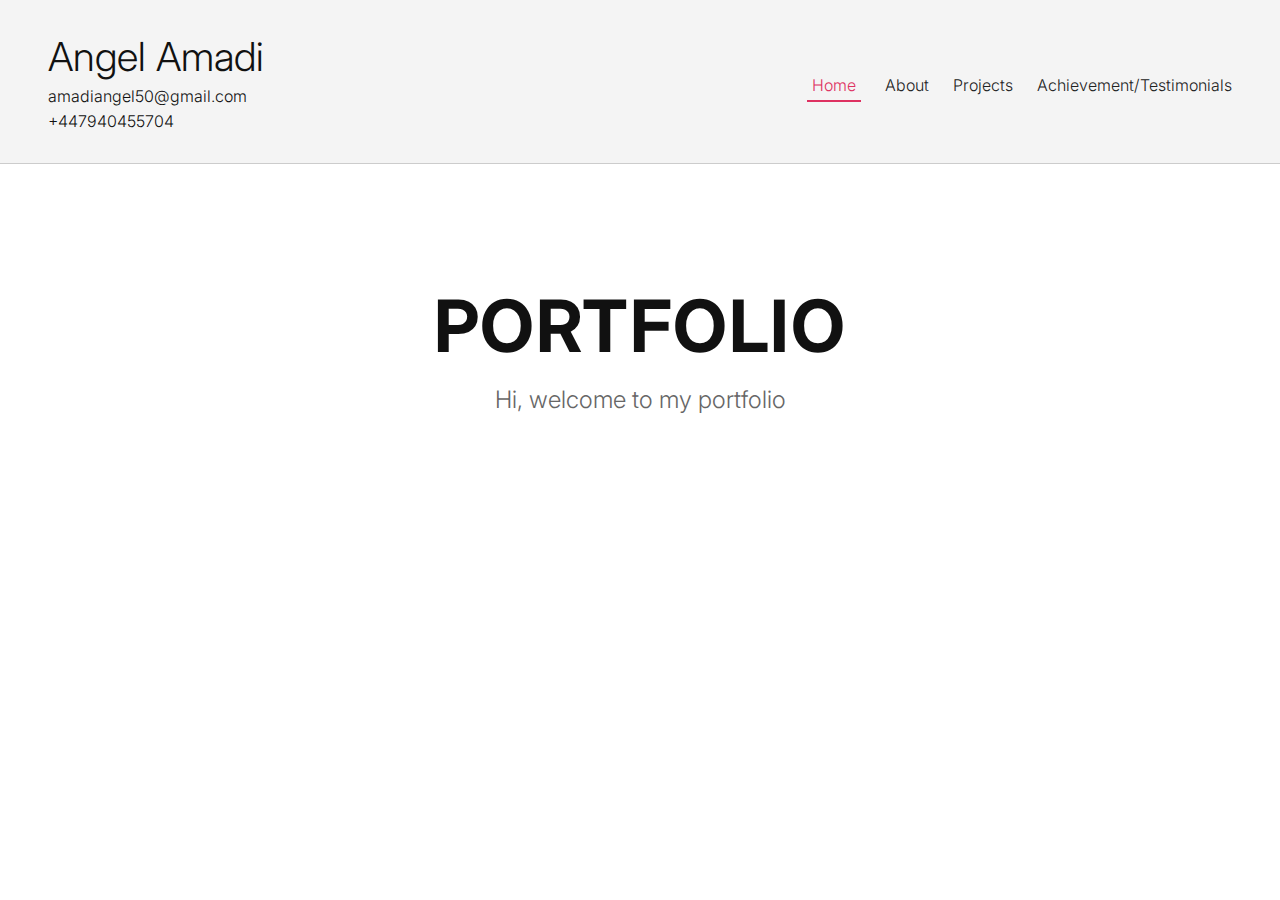
<file: index.html>
<!-- landing page.html -->
<!DOCTYPE html>
<html lang="en">
<head>
  <meta charset="UTF-8" />
  <meta name="viewport" content="width=device-width, initial-scale=1" />
  <title>Angel Amadi - Portfolio</title>
  <link rel="stylesheet" href="styles.css" />
  <link href="https://fonts.googleapis.com/css2?family=Inter:wght@300;500;700&display=swap" rel="stylesheet" />
</head>
<body >
  <div >
    <header>
      <div class="contact-info">
        <h1>Angel Amadi</h1>
        <p>amadiangel50@gmail.com</p>
        <p>+447940455704</p>
      </div>
      <nav>
        <ul class="nav-links">
          <li><a class="active" href="index.html">Home</a></li>
          <li><a href="about.html">About</a></li>
          <li><a href="projects.html">Projects</a></li>
          <li><a href="achTest.html">Achievement/Testimonials</a></li>
        </ul>
      </nav>
    </header>
    <main class="hero">
     
      <div class="hero-text">
        <h2>PORTFOLIO</h2>
        <p class="welcome">Hi, welcome to my portfolio</p>
      </div>
  
    </main>
  </div>
</body>
</html>
</file>
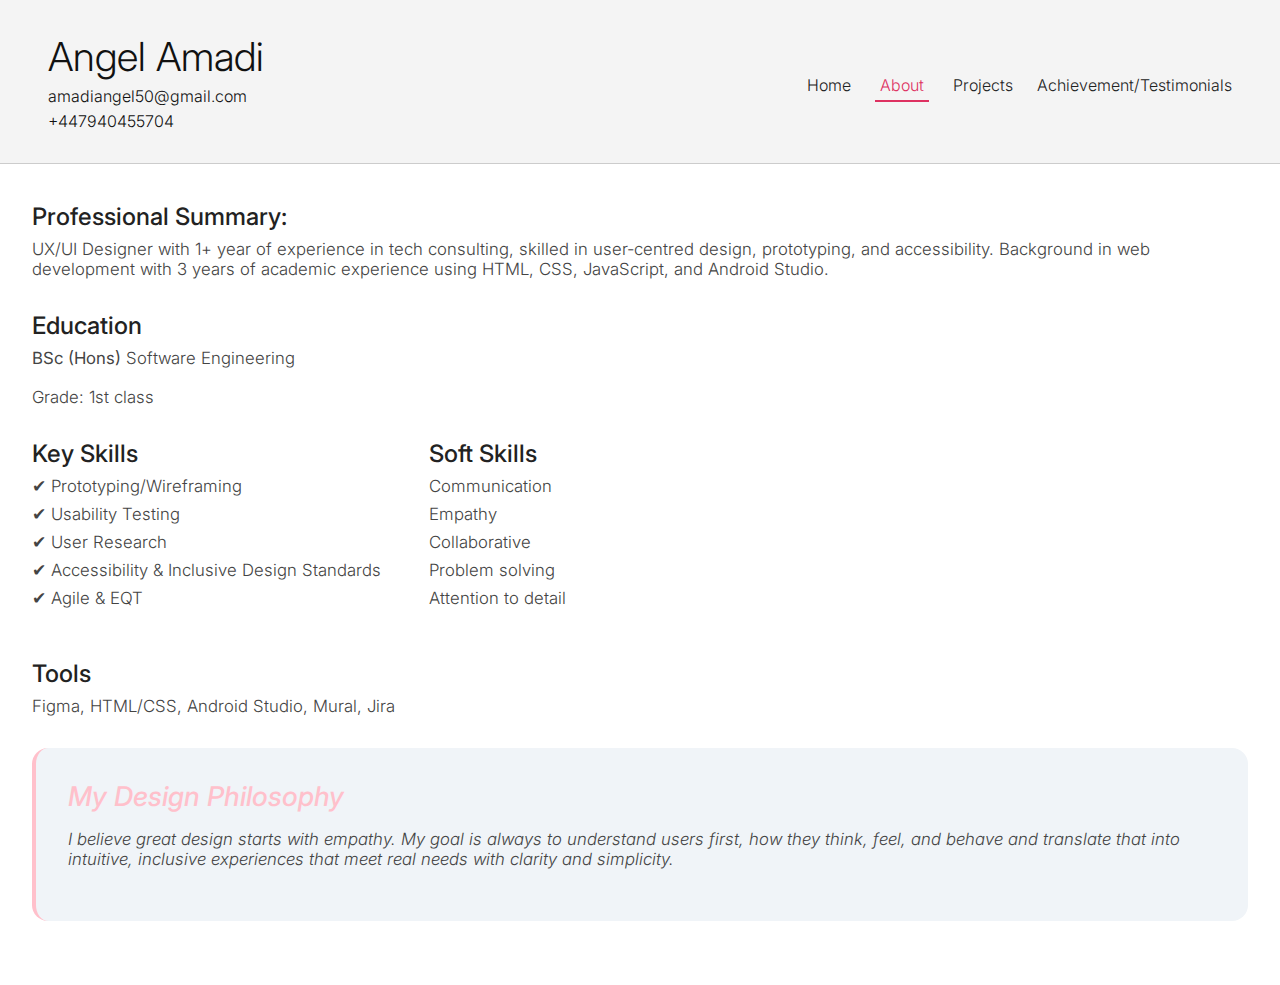
<file: about.html>
<!-- about.html -->
<!DOCTYPE html>
<html lang="en">
<head>
  <meta charset="UTF-8" />
  <meta name="viewport" content="width=device-width, initial-scale=1" />
  <title>About - Angel Amadi</title>
  <link rel="stylesheet" href="styles.css" />
  <link href="https://fonts.googleapis.com/css2?family=Inter:wght@300;500;700&display=swap" rel="stylesheet" />
</head>
<body >
  <div >
    <header>
      <div class="contact-info">
        <h1>Angel Amadi</h1>
        <p>amadiangel50@gmail.com</p>
        <p>+447940455704</p>
      </div>
      <nav>
        <ul class="nav-links">
          <li><a href="index.html">Home</a></li>
          <li><a class="active" href="about.html">About</a></li>
          <li><a href="projects.html">Projects</a></li>
          <li><a href="achTest.html">Achievement/Testimonials</a></li>
        </ul>
      </nav>
    </header>

    

    <main class="content">
      <section class="summary">
        <h2>Professional Summary:</h2>
        <p>
          UX/UI Designer with 1+ year of experience in tech consulting, skilled in user-centred design, prototyping, and accessibility. Background in web development with 3 years of academic experience using HTML, CSS, JavaScript, and Android Studio.
        </p>
      </section>

      <section class="education">
        <h2>Education</h2>
        <p><strong>BSc (Hons)</strong> Software Engineering</p>
        <p>Grade: 1st class</p>
      </section>

      <div class="skills-tools">
        <div class="skills">
          <h3>Key Skills</h3>
          <ul>
            <li>✔ Prototyping/Wireframing</li>
            <li>✔ Usability Testing</li>
            <li>✔ User Research</li>
            <li>✔ Accessibility & Inclusive Design Standards</li>
            <li>✔ Agile & EQT</li>
          </ul>
        </div>

        <div class="soft-skills">
          <h3>Soft Skills</h3>
          <ul>
            <li>Communication</li>
            <li>Empathy</li>
            <li>Collaborative</li>
            <li>Problem solving</li>
            <li>Attention to detail</li>
          </ul>
        </div>
      </div>

      <section class="tools">
        <h3>Tools</h3>
        <p>Figma, HTML/CSS, Android Studio, Mural, Jira</p>
      </section>

      <section class="philosophy">
        <h3>My Design Philosophy</h3>
        <p>
          I believe great design starts with empathy. My goal is always to understand users first, how they think, feel, and behave and translate that into intuitive, inclusive experiences that meet real needs with clarity and simplicity.
        </p>
      </section>
    </main>
  </div>
</body>
</html>
</file>
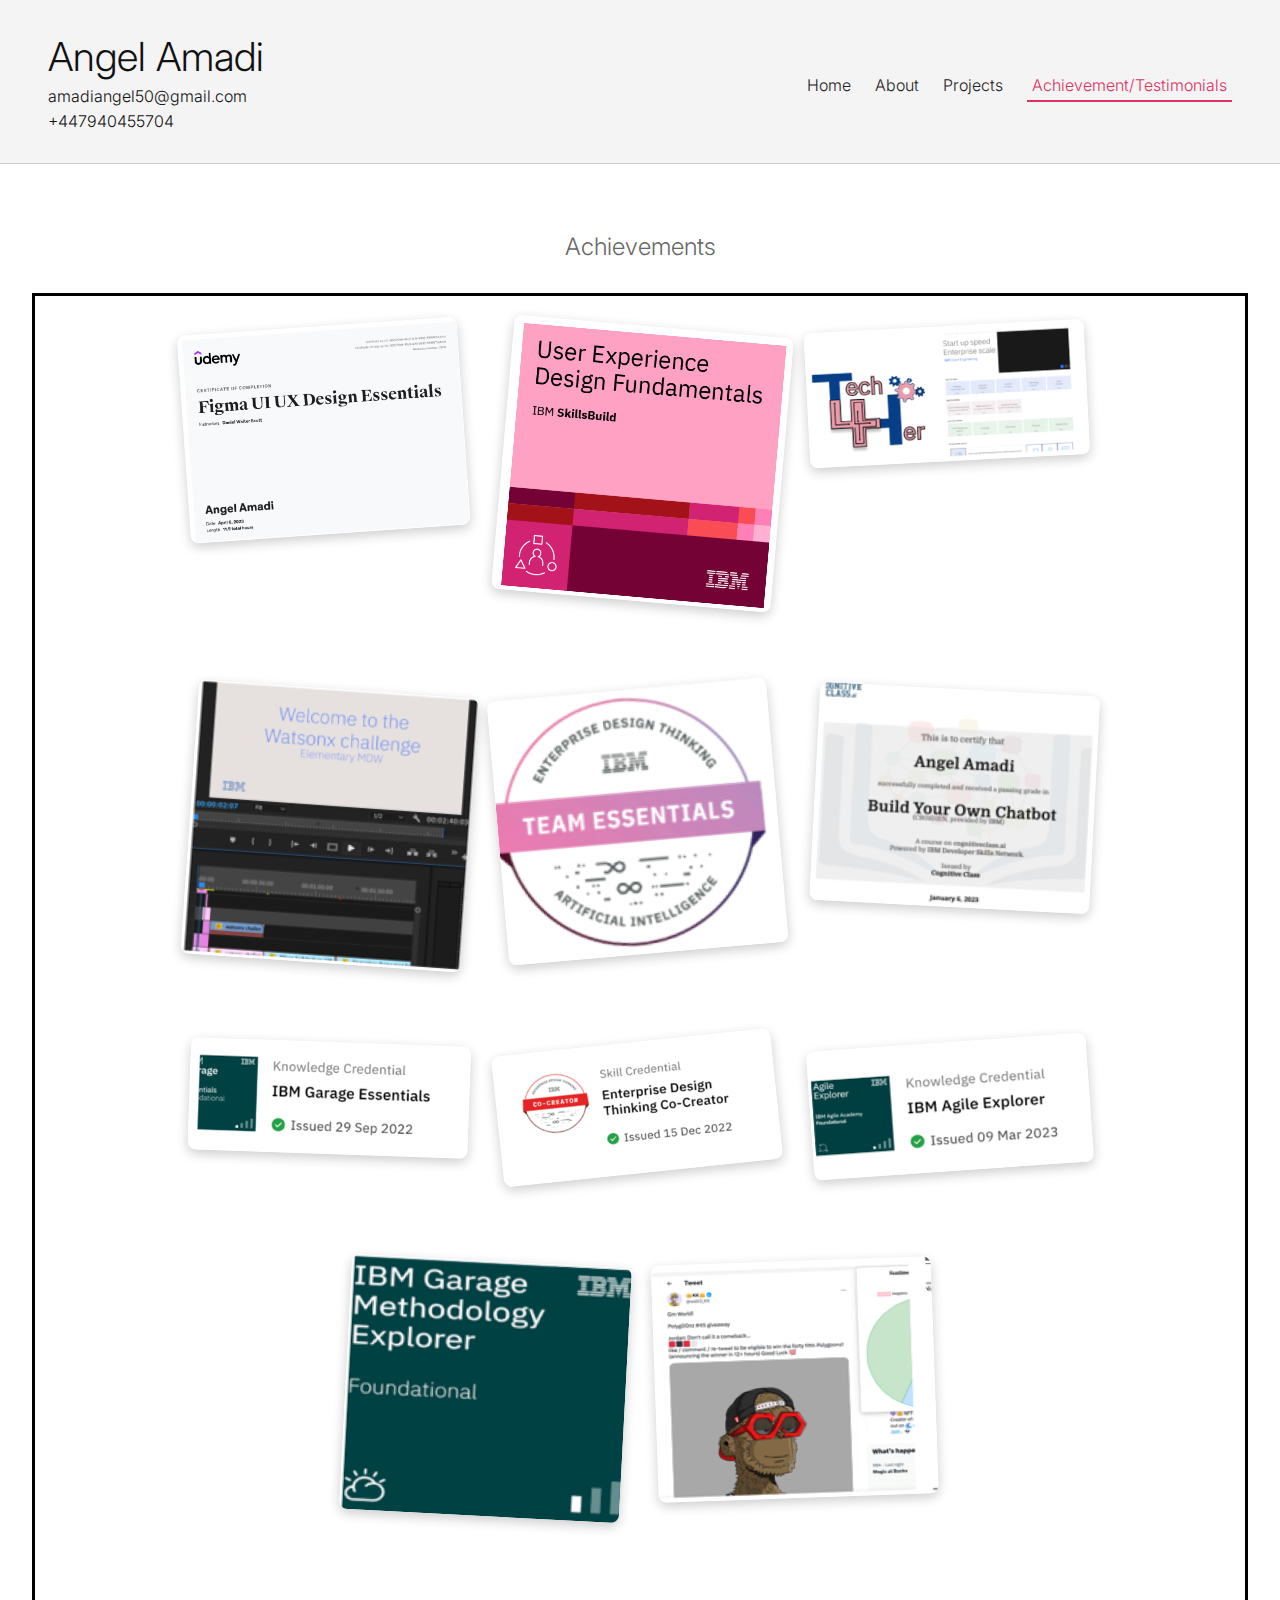
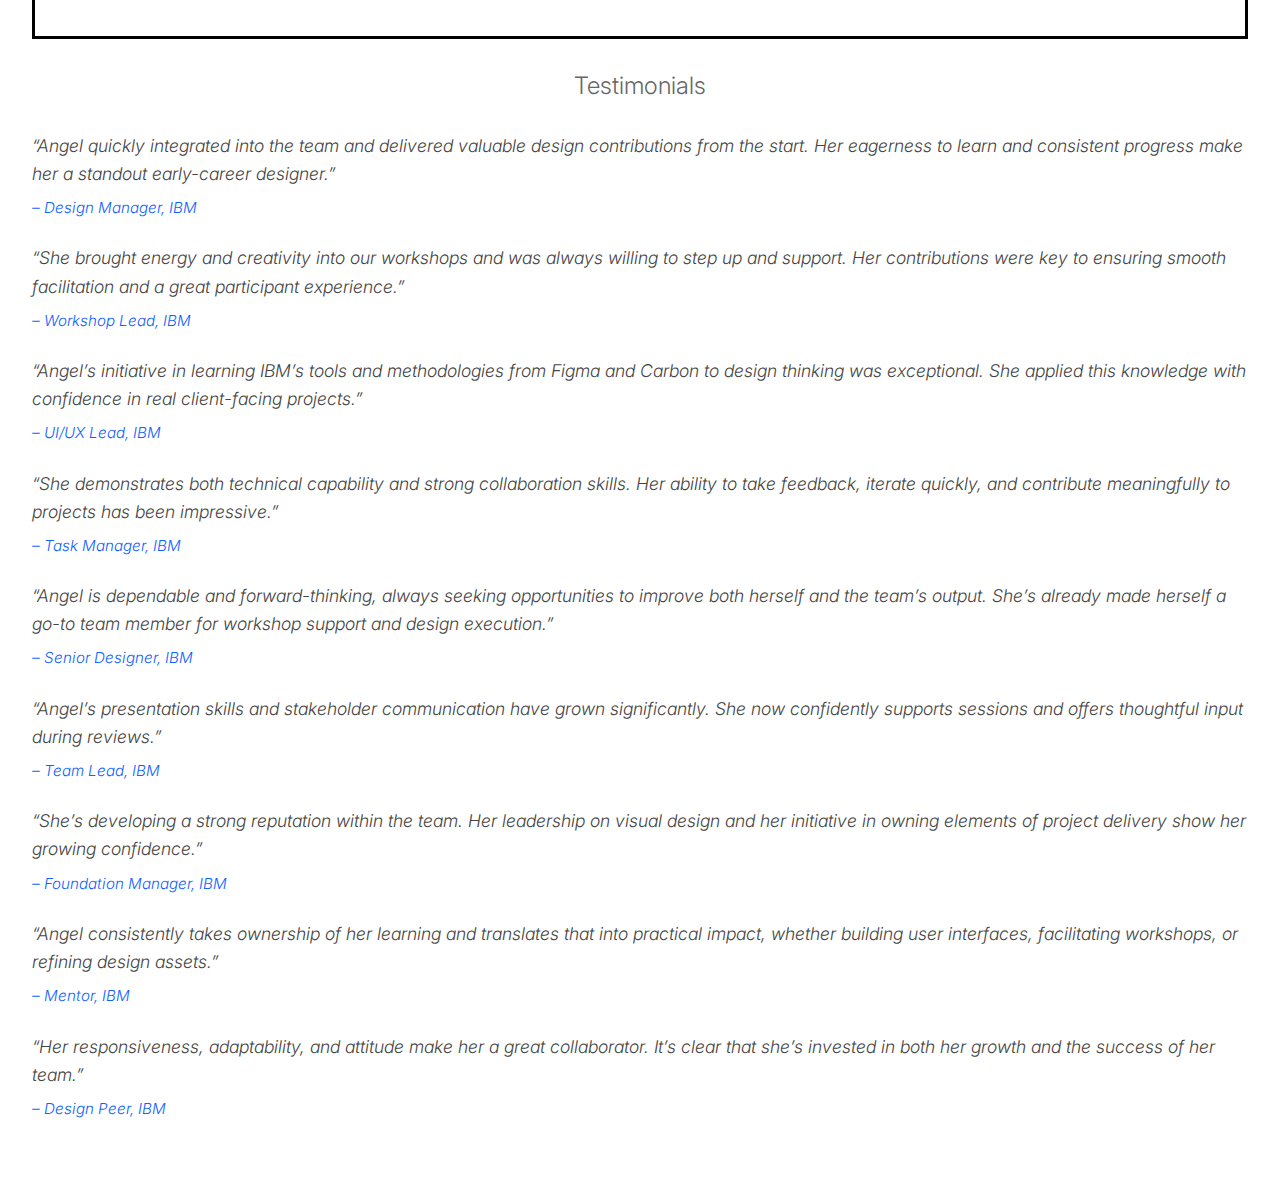
<file: achTest.html>
<!-- achievements-testimonials.html -->
<!DOCTYPE html>
<html lang="en">
<head>
  <meta charset="UTF-8">
  <meta name="viewport" content="width=device-width, initial-scale=1.0">
  <title>Achievements & Testimonials - Angel Amadi</title>
  <link rel="stylesheet" href="styles.css">
  <link href="https://fonts.googleapis.com/css2?family=Inter:wght@300;500;700&display=swap" rel="stylesheet">
</head>
<body >
  <div>
    <header>
      <div class="contact-info">
        <h1>Angel Amadi</h1>
        <p>amadiangel50@gmail.com</p>
        <p>+447940455704</p>
      </div>
      <nav>
        <ul class="nav-links">
          <li><a href="index.html">Home</a></li>
          <li><a href="about.html">About</a></li>
          <li><a href="projects.html">Projects</a></li>
          <li><a class="active" href="#">Achievement/Testimonials</a></li>
        </ul>
      </nav>
    </header>

    <main>
      <section class="achievements-section">
        <h2 >Achievements</h2>
        <div class="box">
        <div class="achievements-gallery">

          <figure class="achievement-item left" style="--angle: -4deg">
            <img src="images/achievement1.png.png" alt="Figma UI UX Design Essentials Certificate ">
            <figcaption>Figma UI UX Design Essentials Completion Certificate </figcaption>
          </figure>
          <figure class="achievement-item right" style="--angle: 5deg">
            <img src="images/achievement2.png" alt="UX Design Fundamentals badge - IBM SkillsBuild">
            <figcaption>UX Design Fundamentals badge - IBM SkillsBuild</figcaption>
          </figure>
          <figure class="achievement-item left" style="--angle: -3deg">
            <img src="images/achievement3.png" alt="IBM Projects">
            <figcaption>IBM Projects</figcaption>
          </figure>
          <figure class="achievement-item right" style="--angle: 4deg">
            <img src="images/achievement4.png" alt="IBM Projects">
            <figcaption>IBM Projects</figcaption>
          </figure>
          <figure class="achievement-item left" style="--angle: -5deg">
            <img src="images/achievement5.png" alt="Enterprise Design Thinking -Team Essentials">
            <figcaption>Enterprise Design Thinking -Team Essentials </figcaption>
          </figure>
          <figure class="achievement-item right" style="--angle: 3deg">
            <img src="images/achievement6.png" alt="Chatbot creation completion ">
            <figcaption>Chatbot creation completion </figcaption>
          </figure>
          <figure class="achievement-item right" style="--angle: 2deg">
            <img src="images/achievement10.png" alt="Garage Essentials badge">
            <figcaption>Garage Essentials badge </figcaption>
          </figure>
          <figure class="achievement-item left" style="--angle: -6deg">
            <img src="images/achievement9.png" alt="Enterprise Design Thinking Co-Creator badge ">
            <figcaption>Enterprise Design Thinking Co-Creator badge </figcaption>
          </figure>
          <figure class="achievement-item left" style="--angle: -4deg">
            <img src="images/achievement11.png" alt="Agile Explorer">
            <figcaption>Agile Explorer</figcaption>
          </figure>
          <figure class="achievement-item right" style="--angle: 3deg">
            <img src="images/achievement12.png" alt="IBM Methodology Explorer Foundational badge">
            <figcaption>IBM Methodology Explorer Foundational badge</figcaption>
          </figure>
          <figure class="achievement-item left" style="--angle: -2deg">
            <img src="images/achievement13.png" alt="IBM Projects-Twitter analysis ">
            <figcaption>IBM Projects-Twitter analysis </figcaption>
          </figure>
        </div>
      </div>
      </section>

      <section class="testimonials-section">
        <h2>Testimonials</h2>
        <p>“Angel quickly integrated into the team and delivered valuable design contributions from the start. Her eagerness to learn and consistent progress make her a standout early-career designer.”<br><em>– Design Manager, IBM</em></p>
        <p>“She brought energy and creativity into our workshops and was always willing to step up and support. Her contributions were key to ensuring smooth facilitation and a great participant experience.”<br><em>– Workshop Lead, IBM</em></p>
        <p>“Angel’s initiative in learning IBM’s tools and methodologies from Figma and Carbon to design thinking was exceptional. She applied this knowledge with confidence in real client-facing projects.”<br><em>– UI/UX Lead, IBM</em></p>
        <p>“She demonstrates both technical capability and strong collaboration skills. Her ability to take feedback, iterate quickly, and contribute meaningfully to projects has been impressive.”<br><em>– Task Manager, IBM</em></p>
        <p>“Angel is dependable and forward-thinking, always seeking opportunities to improve both herself and the team’s output. She’s already made herself a go-to team member for workshop support and design execution.”<br><em>– Senior Designer, IBM</em></p>
        <p>“Angel’s presentation skills and stakeholder communication have grown significantly. She now confidently supports sessions and offers thoughtful input during reviews.”<br><em>– Team Lead, IBM</em></p>
        <p>“She’s developing a strong reputation within the team. Her leadership on visual design and her initiative in owning elements of project delivery show her growing confidence.”<br><em>– Foundation Manager, IBM</em></p>
        <p>“Angel consistently takes ownership of her learning and translates that into practical impact, whether building user interfaces, facilitating workshops, or refining design assets.”<br><em>– Mentor, IBM</em></p>
        <p>“Her responsiveness, adaptability, and attitude make her a great collaborator. It’s clear that she’s invested in both her growth and the success of her team.”<br><em>– Design Peer, IBM</em></p>
      </section>
      
    </main>
  </div>
</body>
</html>
</file>
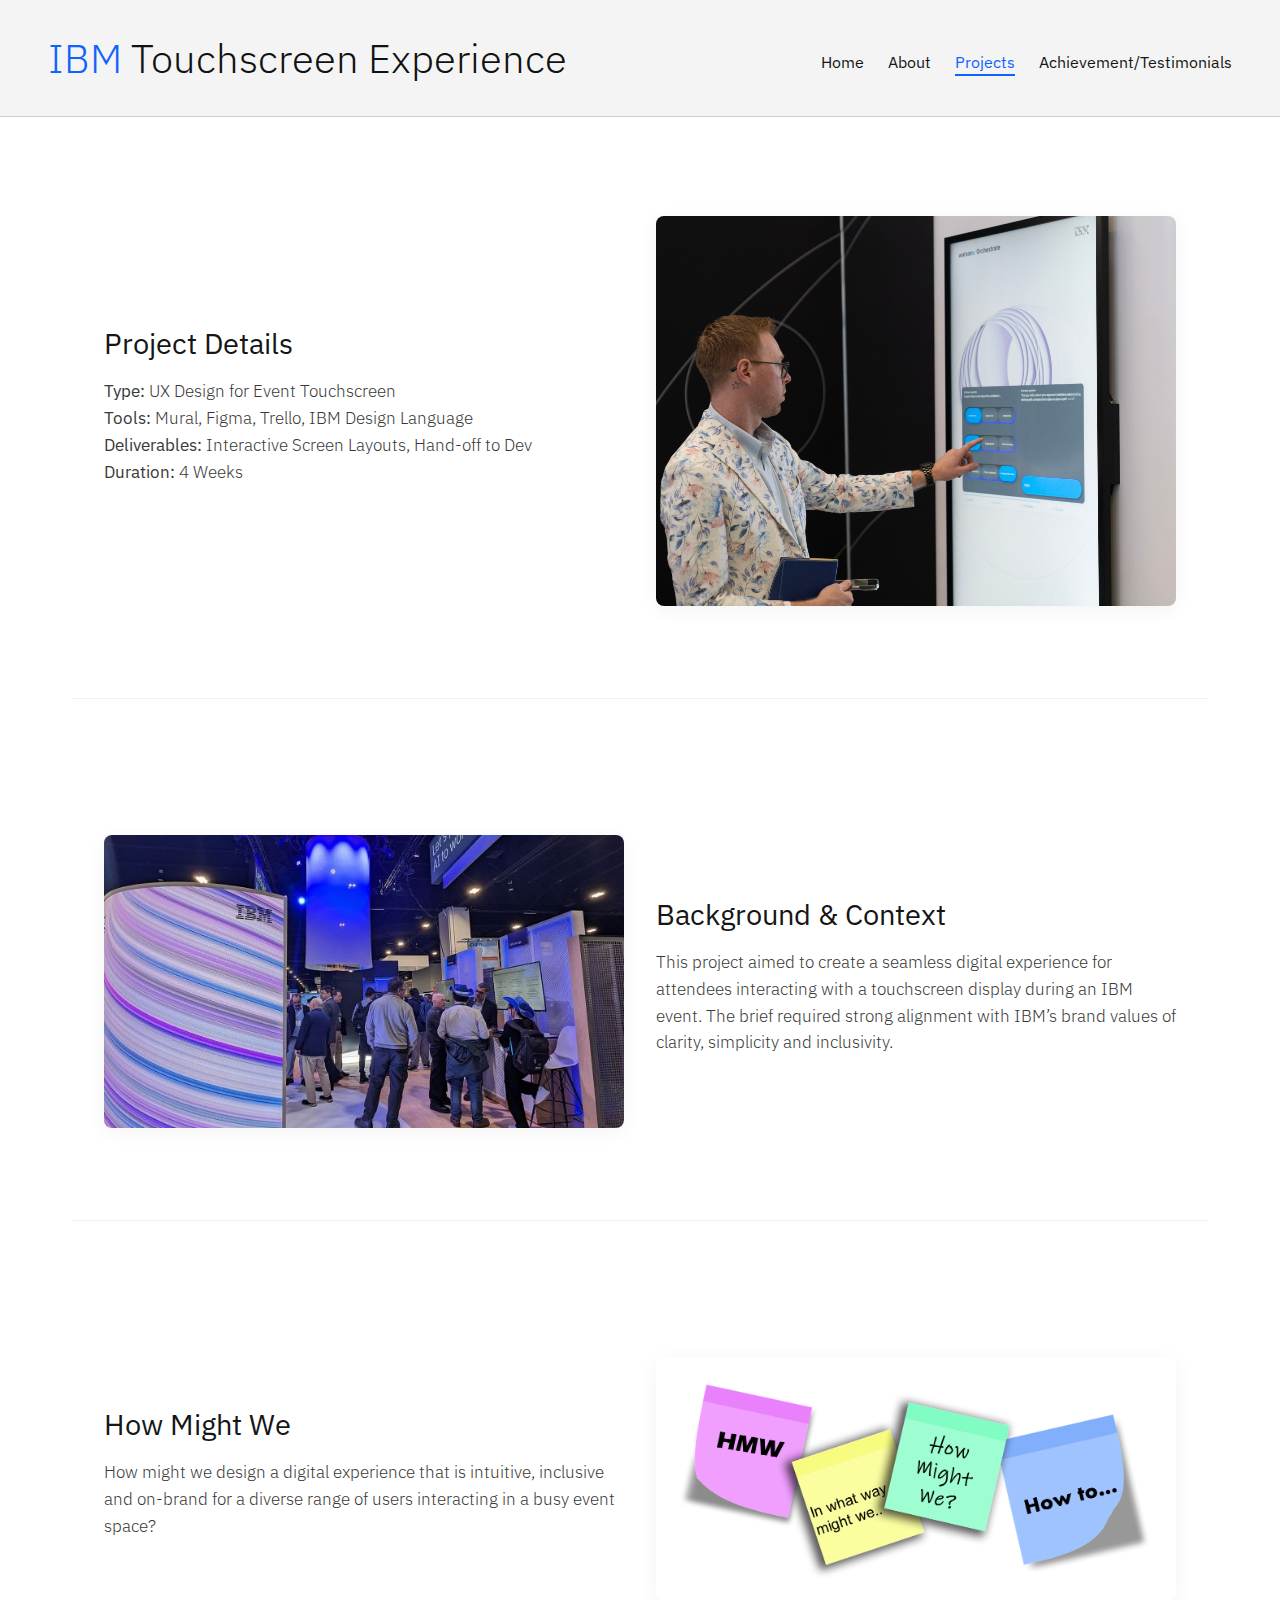
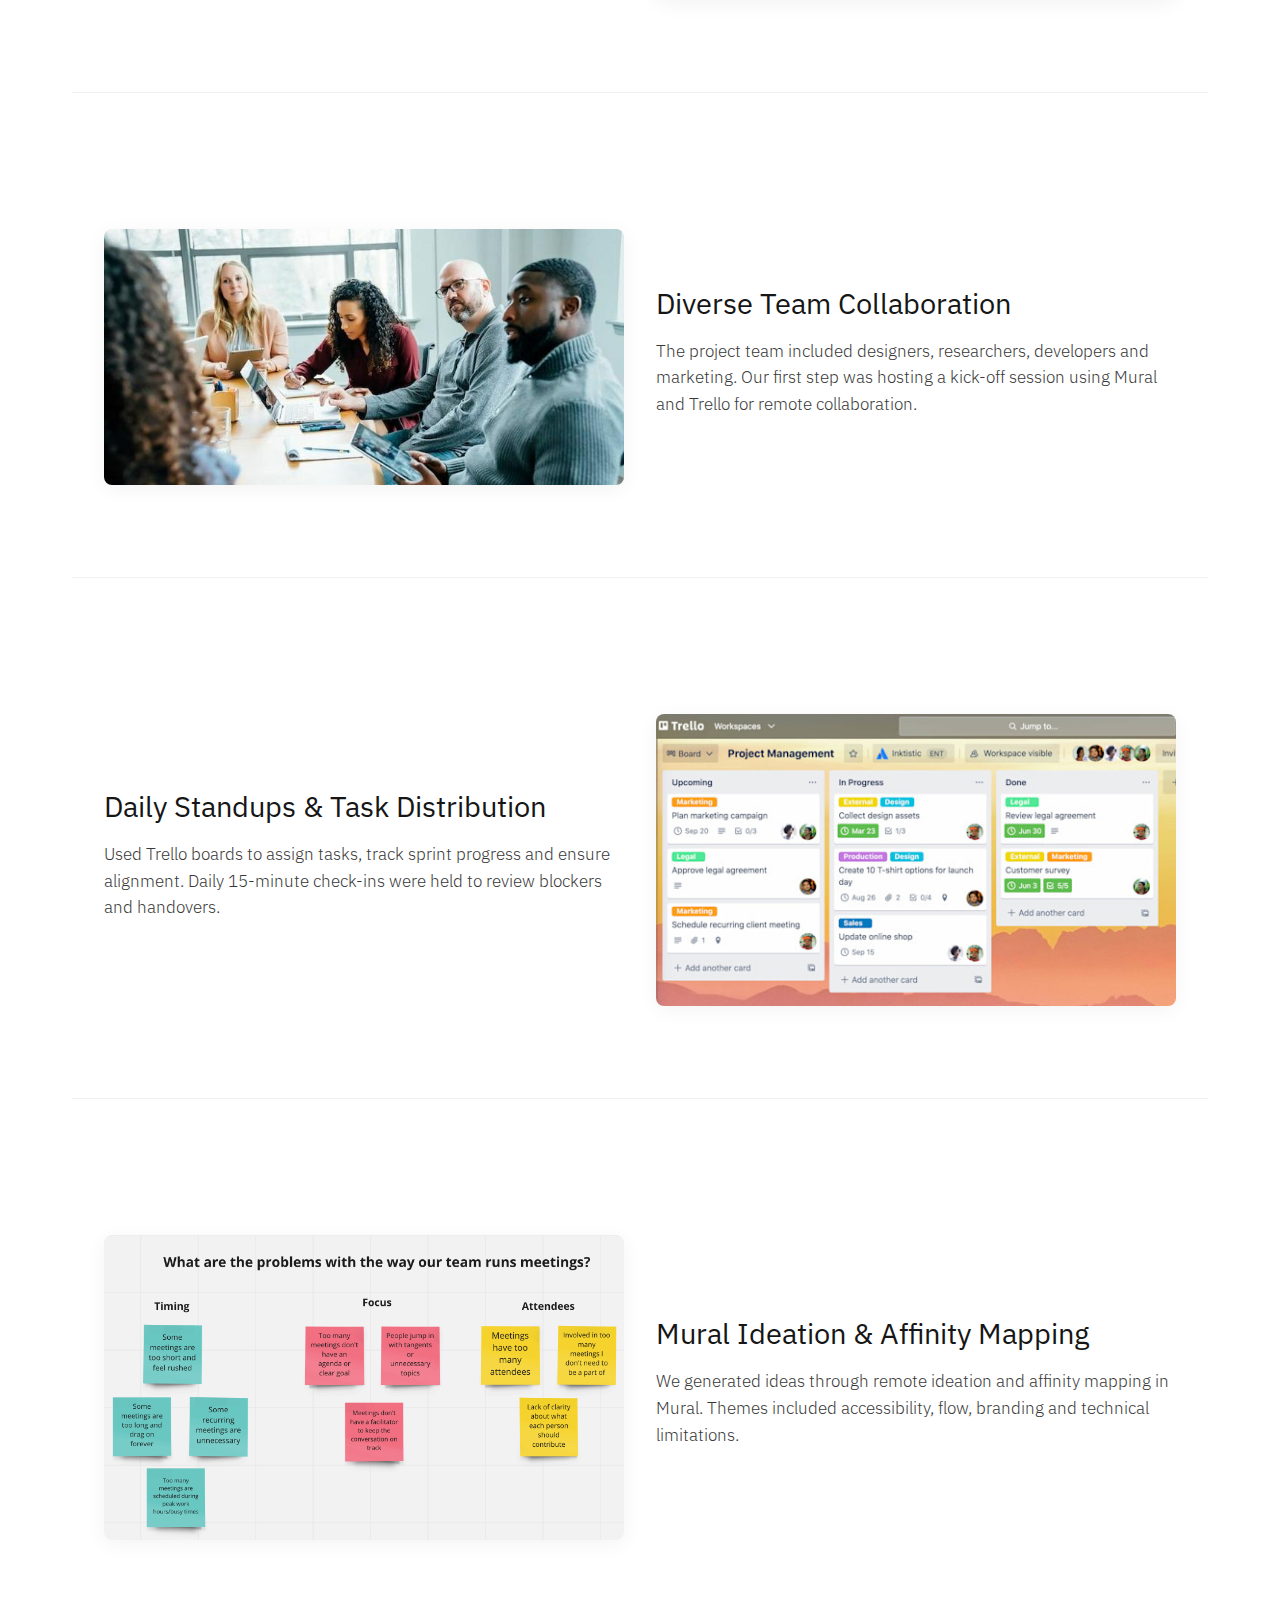
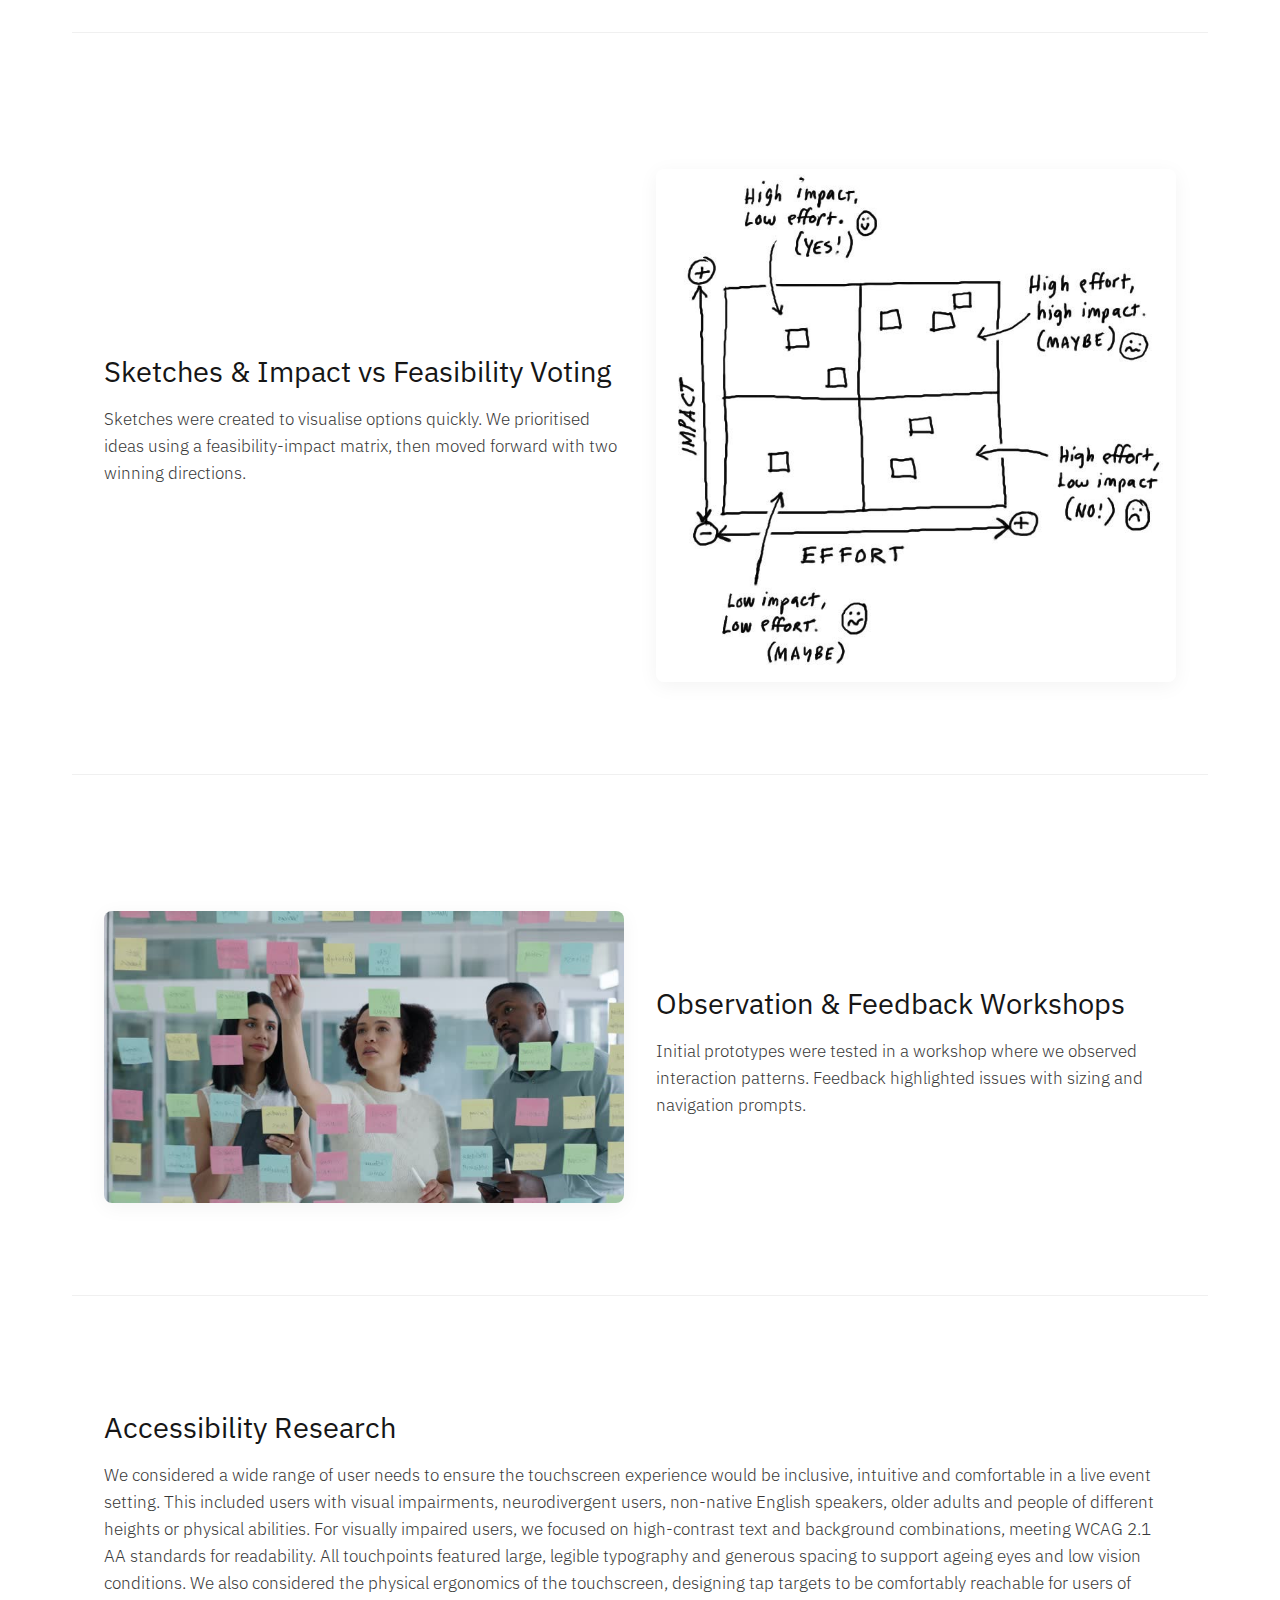
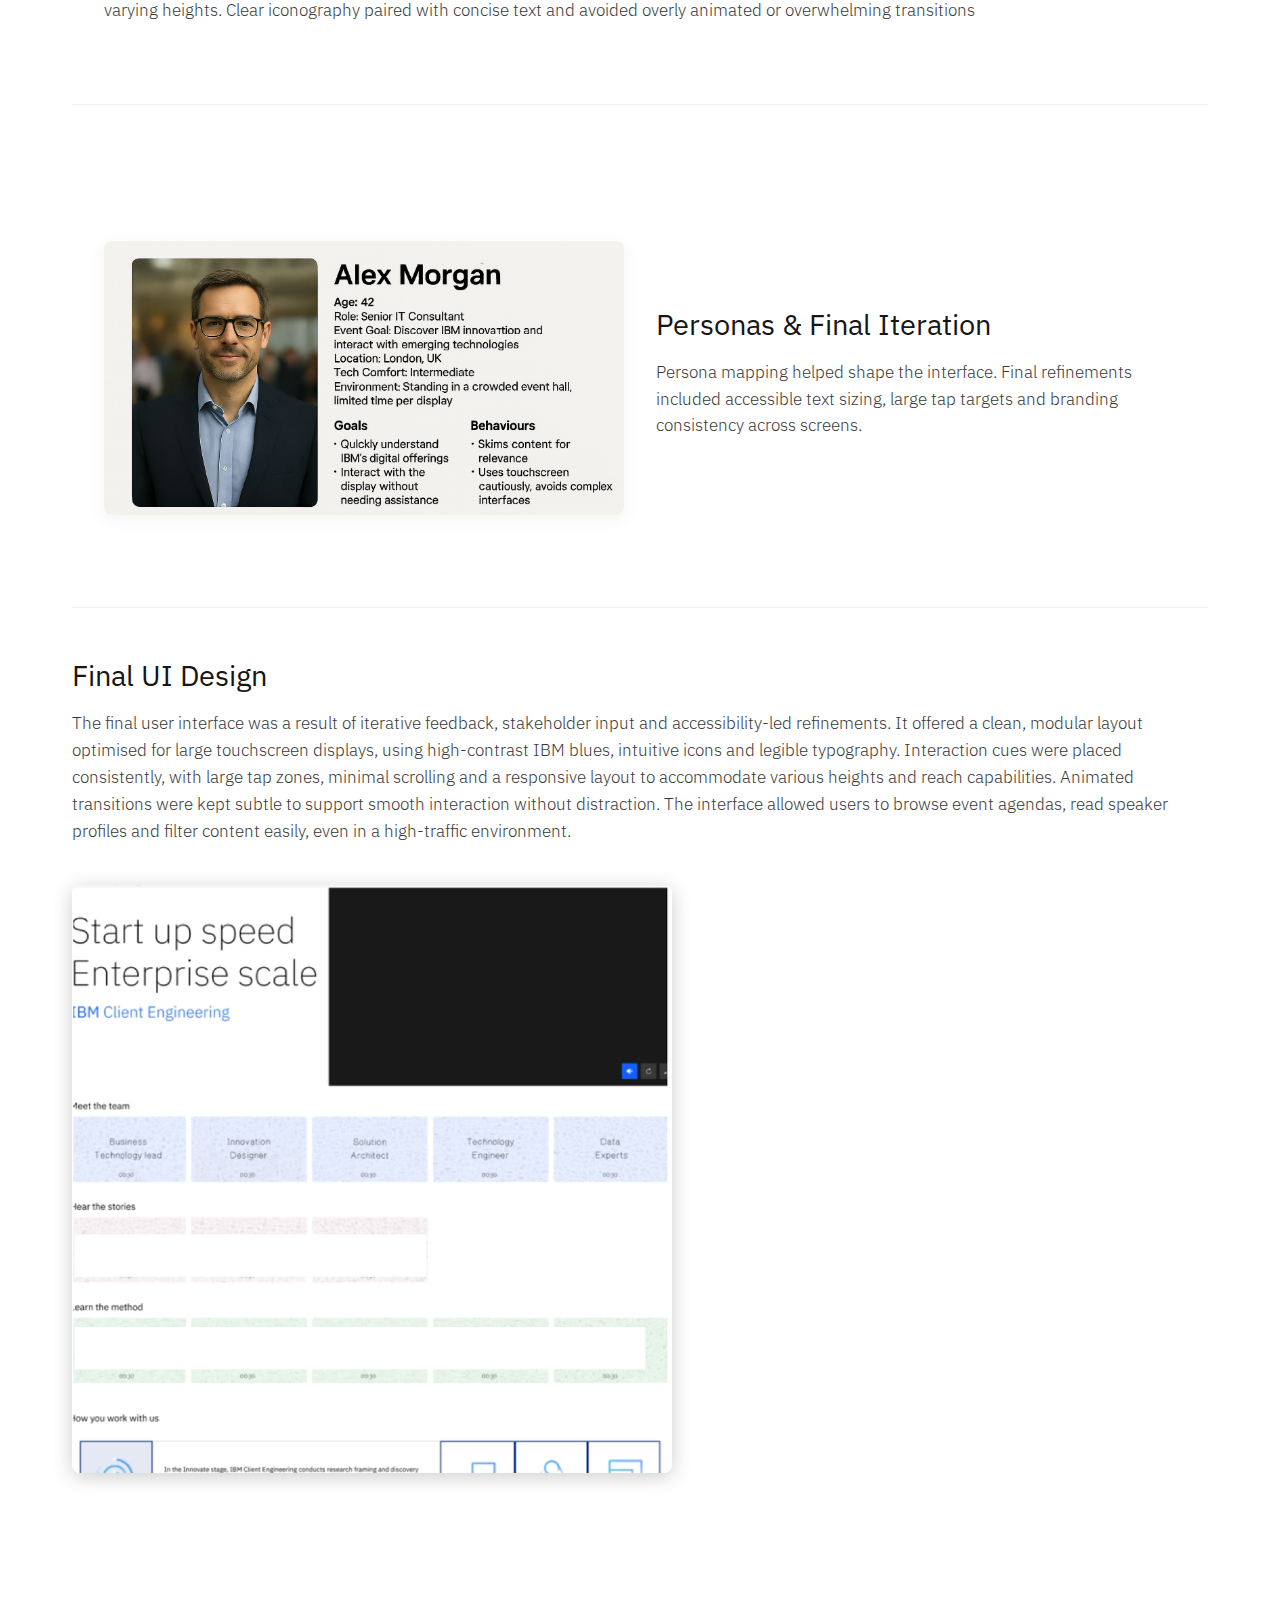
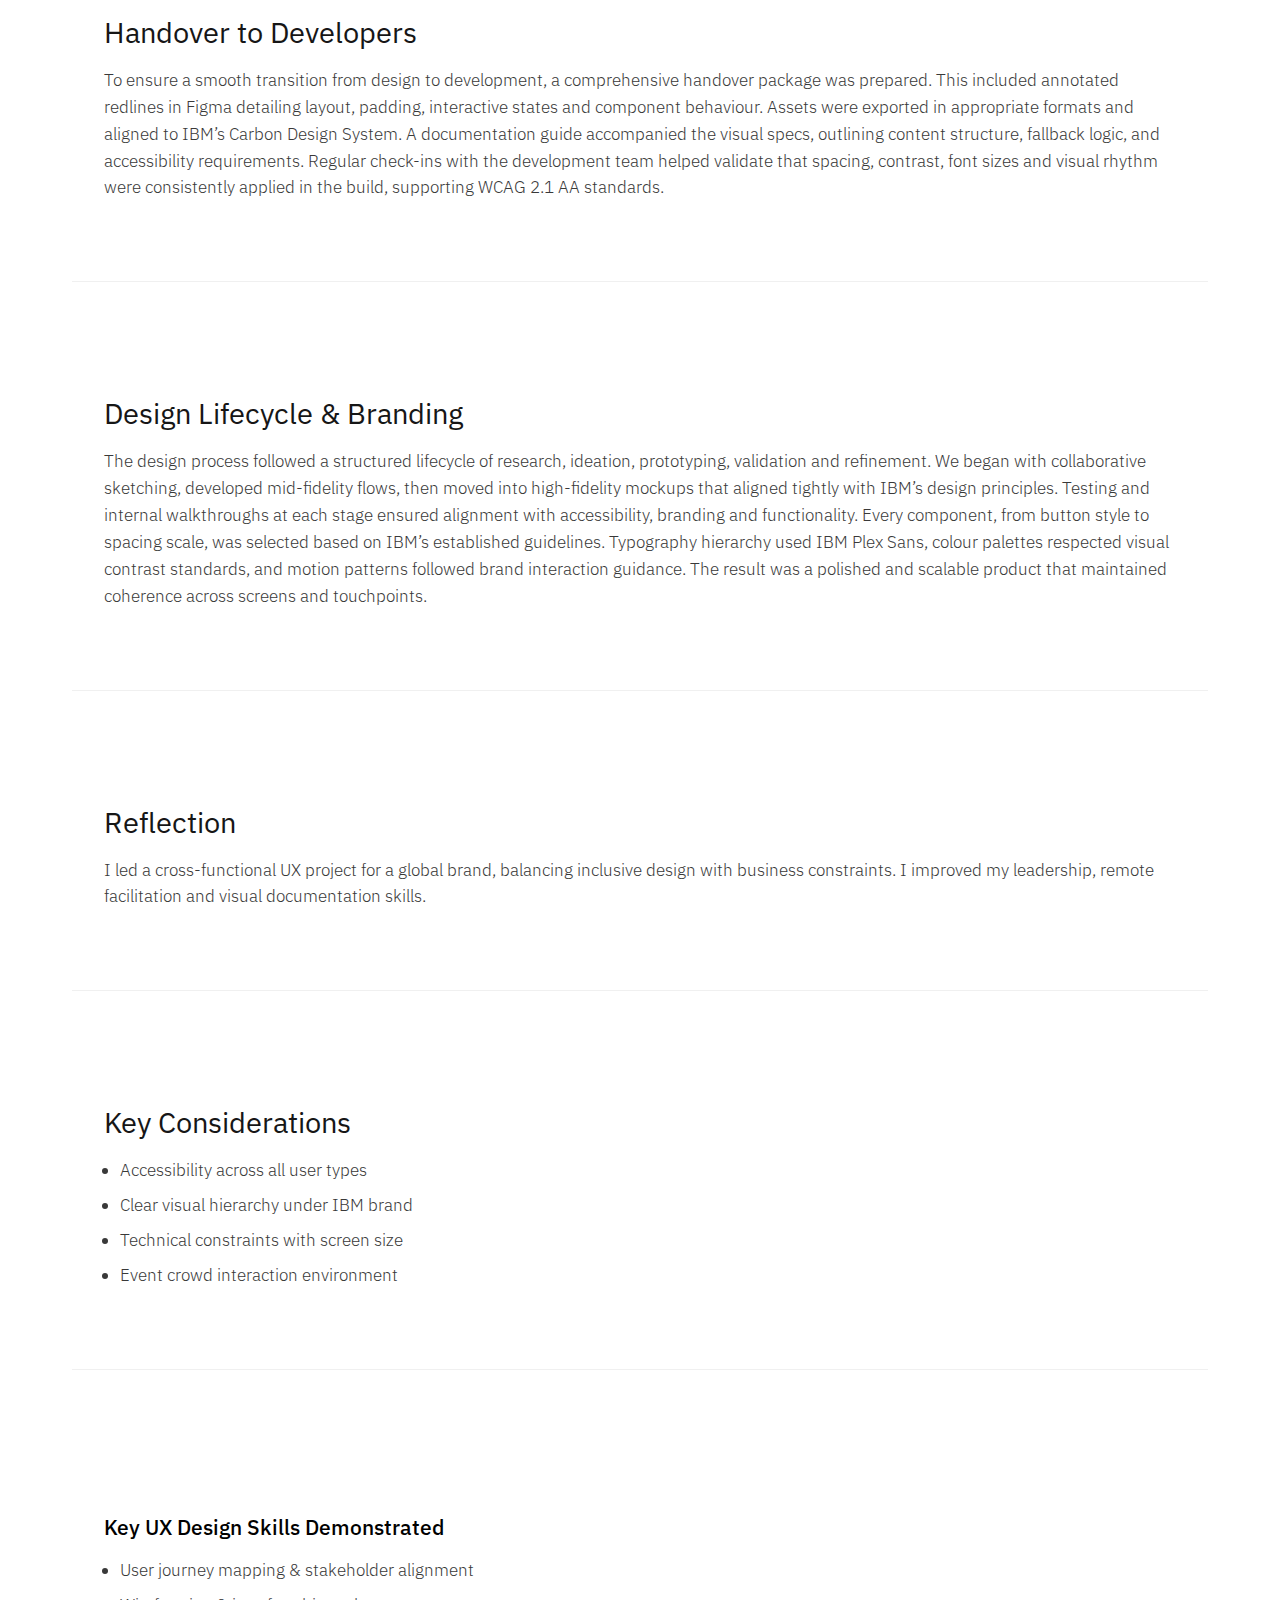
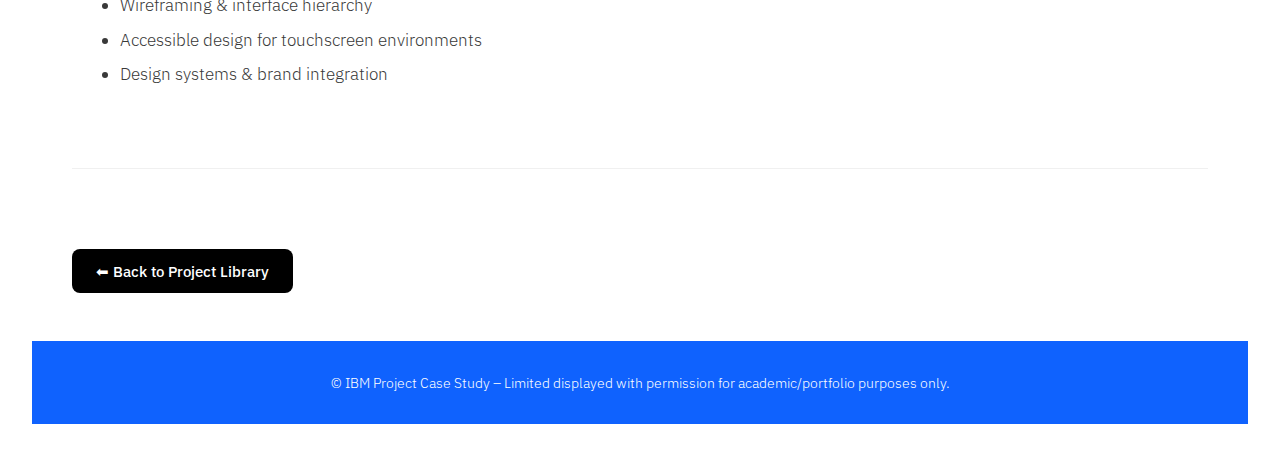
<file: ibm.html>
<!DOCTYPE html>
<html lang="en">
<head>
  <meta charset="UTF-8" />
  <meta name="viewport" content="width=device-width, initial-scale=1.0"/>
  <title>IBM Touchscreen Event Display</title>
  <link rel="stylesheet" href="styles.css" />
  <link href="https://fonts.googleapis.com/css2?family=Inter:wght@300;400;600&display=swap" rel="stylesheet"/>
  <link href="https://fonts.googleapis.com/css2?family=IBM+Plex+Sans:wght@300;400;500&display=swap" rel="stylesheet">

</head>
<body class="ibm-style">

  <header class="header ibm-header">
    <div class="contact-info">
        <h1><span style="color:#0f62fe;">IBM</span> Touchscreen Experience</h1>
    </div>
    <ul class="nav-links">
      <li><a href="index.html">Home</a></li>
      <li><a href="about.html">About</a></li>
      <li><a href="projects.html" class="active">Projects</a></li>
      <li><a href="achTest.html">Achievement/Testimonials</a></li>
    </ul>
  </header>

  <main class="case-study">

    <section class="alt-block">
      <div class="text">
        <h3>Project Details</h3>
        <p><strong>Type:</strong> UX Design for Event Touchscreen<br>
           <strong>Tools:</strong> Mural, Figma, Trello, IBM Design Language<br>
           <strong>Deliverables:</strong> Interactive Screen Layouts, Hand-off to Dev<br>
           <strong>Duration:</strong> 4 Weeks</p>
      </div>
      <div class="image">
        <img src="images/ibmtouchscreen.png" alt="IBM Event Display Mockup">
      </div>
    </section>

    <section class="alt-block reverse">
      <div class="text">
        <h3>Background & Context</h3>
        <p>This project aimed to create a seamless digital experience for attendees interacting with a touchscreen display during an IBM event. The brief required strong alignment with IBM’s brand values of clarity, simplicity and inclusivity.</p>
      </div>
      <div class="image">
        <img src="images/ibmevent.jpg" alt="IBM event background">
      </div>
    </section>

    <section class="alt-block">
      <div class="text">
        <h3>How Might We</h3>
        <p>How might we design a digital experience that is intuitive, inclusive and on-brand for a diverse range of users interacting in a busy event space?</p>
      </div>
      <div class="image">
        <img src="images/hmw.png" alt="How Might We visual">
      </div>
    </section>

    <section class="alt-block reverse">
      <div class="text">
        <h3>Diverse Team Collaboration</h3>
        <p>The project team included designers, researchers, developers and marketing. Our first step was hosting a kick-off session using Mural and Trello for remote collaboration.</p>
      </div>
      <div class="image">
        <img src="images/team.jpg" alt="Team collaboration">
      </div>
    </section>

    <section class="alt-block">
      <div class="text">
        <h3>Daily Standups & Task Distribution</h3>
        <p>Used Trello boards to assign tasks, track sprint progress and ensure alignment. Daily 15-minute check-ins were held to review blockers and handovers.</p>
      </div>
      <div class="image">
        <img src="images/trello.jpg" alt="Trello task management">
      </div>
    </section>

    <section class="alt-block reverse">
      <div class="text">
        <h3>Mural Ideation & Affinity Mapping</h3>
        <p>We generated ideas through remote ideation and affinity mapping in Mural. Themes included accessibility, flow, branding and technical limitations.</p>
      </div>
      <div class="image">
        <img src="images/mural.png" alt="Mural brainstorming">
      </div>
    </section>

    <section class="alt-block">
      <div class="text">
        <h3>Sketches & Impact vs Feasibility Voting</h3>
        <p>Sketches were created to visualise options quickly. We prioritised ideas using a feasibility-impact matrix, then moved forward with two winning directions.</p>
      </div>
      <div class="image">
        <img src="images/voting.jpg" alt="Sketches and matrix">
      </div>
    </section>

    <section class="alt-block reverse">
      <div class="text">
        <h3>Observation & Feedback Workshops</h3>
        <p>Initial prototypes were tested in a workshop where we observed interaction patterns. Feedback highlighted issues with sizing and navigation prompts.</p>
      </div>
      <div class="image">
        <img src="images/workshop.jpg" alt="User workshop">
      </div>
    </section>

    <section class="alt-block">
      <div class="text">
        <h3>Accessibility Research</h3>
        <p>
            We considered a wide range of user needs to ensure the touchscreen experience would be inclusive, intuitive and comfortable in a live event setting. This included users with visual impairments, neurodivergent users, non-native English speakers, older adults and people of different heights or physical abilities.

For visually impaired users, we focused on high-contrast text and background combinations, meeting WCAG 2.1 AA standards for readability. All touchpoints featured large, legible typography and generous spacing to support ageing eyes and low vision conditions.

We also considered the physical ergonomics of the touchscreen, designing tap targets to be comfortably reachable for users of varying heights.  Clear iconography paired with concise text and avoided overly animated or overwhelming transitions</p>
      </div>

    </section>

    <section class="alt-block reverse">
      <div class="text">
        <h3>Personas & Final Iteration</h3>
        <p>Persona mapping helped shape the interface. Final refinements included accessible text sizing, large tap targets and branding consistency across screens.</p>
      </div>
      <div class="image">
        <img src="images/persona.png" alt="Persona visuals">
      </div>
    </section>

    <section >
        <div class="text">
        <h3>Final UI Design</h3>
        <p>The final user interface was a result of iterative feedback, stakeholder input and accessibility-led refinements. It offered a clean, modular layout optimised for large touchscreen displays, using high-contrast IBM blues, intuitive icons and legible typography. Interaction cues were placed consistently, with large tap zones, minimal scrolling and a responsive layout to accommodate various heights and reach capabilities. Animated transitions were kept subtle to support smooth interaction without distraction. The interface allowed users to browse event agendas, read speaker profiles and filter content easily, even in a high-traffic environment.</p>
        <img src="images/board.png" alt="Touchscreen UI preview" width="600px" height="auto"/>
    </div>
    </section>

    <section class="alt-block">
      <div class="text">
        <h3>Handover to Developers</h3>
        <p>To ensure a smooth transition from design to development, a comprehensive handover package was prepared. This included annotated redlines in Figma detailing layout, padding, interactive states and component behaviour. Assets were exported in appropriate formats and aligned to IBM’s Carbon Design System. A documentation guide accompanied the visual specs, outlining content structure, fallback logic, and accessibility requirements. Regular check-ins with the development team helped validate that spacing, contrast, font sizes and visual rhythm were consistently applied in the build, supporting WCAG 2.1 AA standards.</p>
      </div>
    </section>

    <section class="alt-block reverse">
      <div class="text">
        <h3>Design Lifecycle & Branding</h3>
        <p>The design process followed a structured lifecycle of research, ideation, prototyping, validation and refinement. We began with collaborative sketching, developed mid-fidelity flows, then moved into high-fidelity mockups that aligned tightly with IBM’s design principles. Testing and internal walkthroughs at each stage ensured alignment with accessibility, branding and functionality. Every component, from button style to spacing scale, was selected based on IBM’s established guidelines. Typography hierarchy used IBM Plex Sans, colour palettes respected visual contrast standards, and motion patterns followed brand interaction guidance. The result was a polished and scalable product that maintained coherence across screens and touchpoints.</p>
      </div>
    
    </section>

    <section class="alt-block">
      <div class="text">
        <h3>Reflection</h3>
        <p>I led a cross-functional UX project for a global brand, balancing inclusive design with business constraints. I improved my leadership, remote facilitation and visual documentation skills.</p>
      </div>
    </section>

    <section class="alt-block reverse">
      <div class="text">
        <h3>Key Considerations</h3>
        <ul>
          <li>Accessibility across all user types</li>
          <li>Clear visual hierarchy under IBM brand</li>
          <li>Technical constraints with screen size</li>
          <li>Event crowd interaction environment</li>
        </ul>
      </div>
    </section>

    <section class="alt-block">
      <div class="text">
        <h4 class="designskills">Key UX Design Skills Demonstrated</h4>
        <ul>
          <li>User journey mapping & stakeholder alignment</li>
          <li>Wireframing & interface hierarchy</li>
          <li>Accessible design for touchscreen environments</li>
          <li>Design systems & brand integration</li>
        </ul>
    </div>

    
    </section>
   

    <a href="projects.html" class="button">⬅ Back to Project Library</a>
  </main>
  <footer>
    © IBM Project Case Study – Limited displayed with permission for academic/portfolio purposes only.
  </footer>
</body>
</html>
</file>
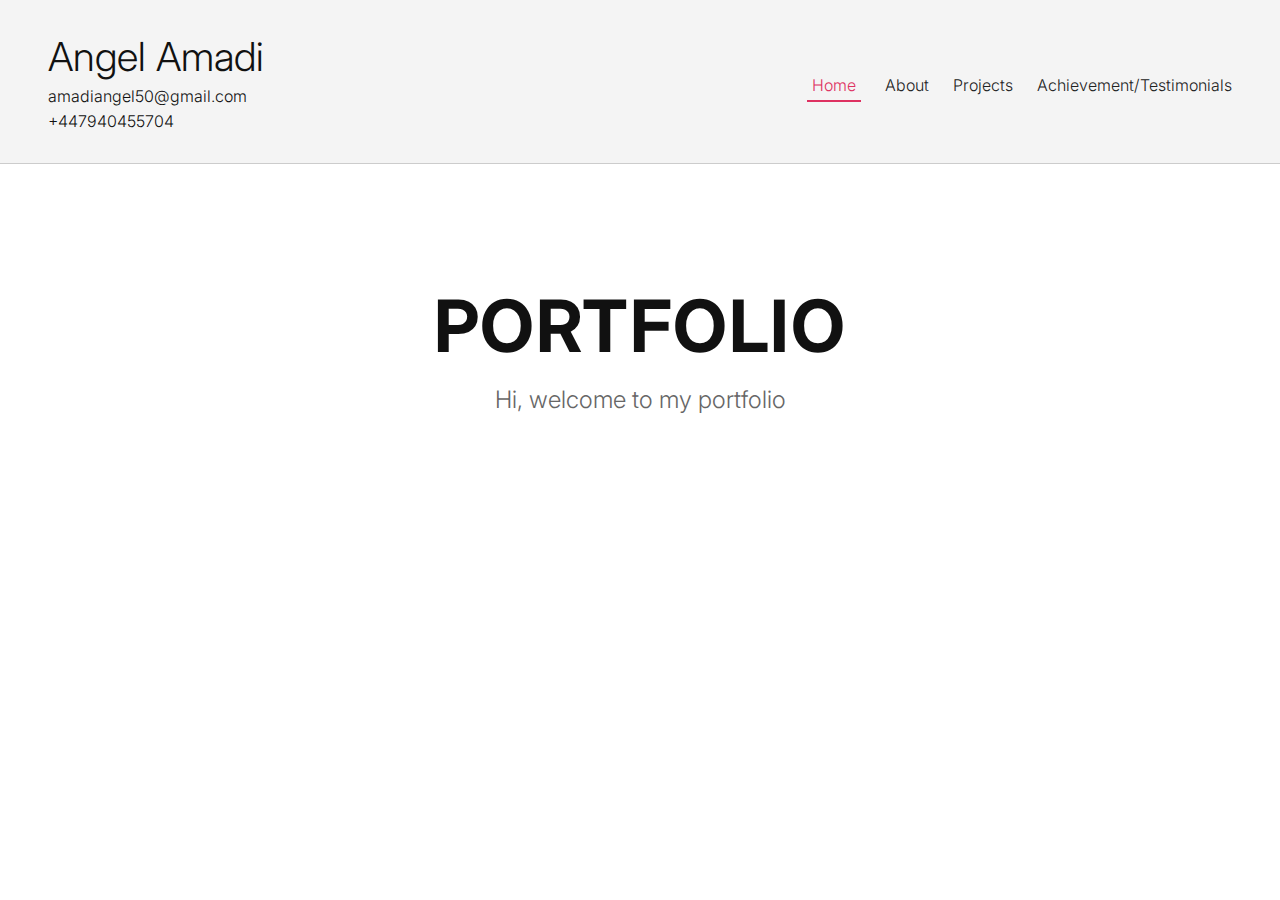
<file: landing page.html>
<!-- landing page.html -->
<!DOCTYPE html>
<html lang="en">
<head>
  <meta charset="UTF-8" />
  <meta name="viewport" content="width=device-width, initial-scale=1" />
  <title>Angel Amadi - Portfolio</title>
  <link rel="stylesheet" href="styles.css" />
  <link href="https://fonts.googleapis.com/css2?family=Inter:wght@300;500;700&display=swap" rel="stylesheet" />
</head>
<body >
  <div >
    <header>
      <div class="contact-info">
        <h1>Angel Amadi</h1>
        <p>amadiangel50@gmail.com</p>
        <p>+447940455704</p>
      </div>
      <nav>
        <ul class="nav-links">
          <li><a class="active" href="landing page.html">Home</a></li>
          <li><a href="about.html">About</a></li>
          <li><a href="projects.html">Projects</a></li>
          <li><a href="achTest.html">Achievement/Testimonials</a></li>
        </ul>
      </nav>
    </header>
    <main class="hero">
     
      <div class="hero-text">
        <h2>PORTFOLIO</h2>
        <p class="welcome">Hi, welcome to my portfolio</p>
      </div>
  
    </main>
  </div>
</body>
</html>
</file>
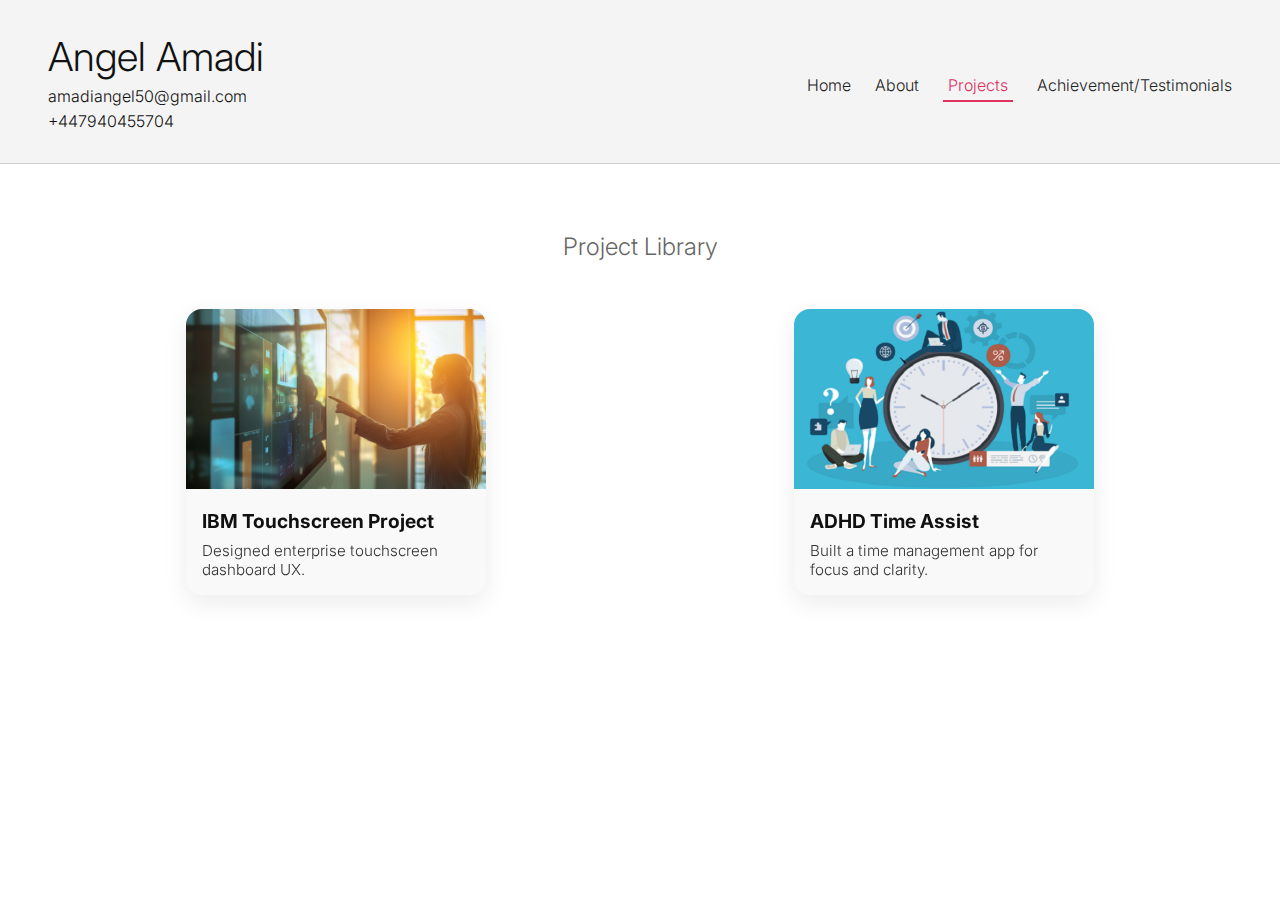
<file: projects.html>
<!-- projects.html -->
<!DOCTYPE html>
<html lang="en">
<head>
  <meta charset="UTF-8" />
  <meta name="viewport" content="width=device-width, initial-scale=1" />
  <title>Projects - Angel Amadi</title>
  <link rel="stylesheet" href="styles.css" />
  <link href="https://fonts.googleapis.com/css2?family=Inter:wght@300;500;700&display=swap" rel="stylesheet" />
</head>
<body >
  <div >
    <header>
      <div class="contact-info">
        <h1>Angel Amadi</h1>
        <p>amadiangel50@gmail.com</p>
        <p>+447940455704</p>
      </div>
      <nav>
        <ul class="nav-links">
          <li><a href="index.html">Home</a></li>
          <li><a href="about.html">About</a></li>
          <li><a class="active" href="projects.html">Projects</a></li>
          <li><a href="achTest.html">Achievement/Testimonials</a></li>
        </ul>
      </nav>
    </header>

    <main class="project-library">
      <h2>Project Library</h2>
      <div class="card-container">
        <a href="ibm.html" class="project-card">
          <img src="images/touchscreen.png" alt="IBM UX Project">
          <h3>IBM Touchscreen Project</h3>
          <p>Designed enterprise touchscreen dashboard UX.</p>
        </a>

        <a href="adhdApp.html" class="project-card">
          <img src="images/adhd.png" alt="ADHD App">
          <h3>ADHD Time Assist</h3>
          <p>Built a time management app for focus and clarity.</p>
        </a>

      </div>
    </main>
  </div>
</body>
</html>
</file>
<file: styles.css>
/* styles.css */

/* Reset */

/* === RESET === */
* {
  margin: 0;
  padding: 0;
  box-sizing: border-box;
  scroll-behavior: smooth;
}

/* === BODY === */
body {
  font-family: 'IBM Plex Sans', 'Inter', sans-serif;
  font-weight: 300;
  background: #ffffff;
  color: #222222;
  padding: 2rem;
  overflow-x: hidden;
}
.achievements-section h2{
  text-align:center; 
 
  font-family: 'IBM Plex Sans', 'Inter', sans-serif;  
  margin-bottom: 2rem;
  font-size: 1.5rem;
  font-weight: 300;
  color: #666666;
}

/* === MAIN PAGE WRAPPER === */
/* === HEADER === */
header {
  position: fixed;
  top: 0;
  left: 0;
  width: 100vw;
  background: #f4f4f4;
  padding: 2rem 3rem;
  border-bottom: 1px solid #ccc;
  display: flex;
  flex-wrap: wrap;
  justify-content: space-between;
  align-items: center;
  box-sizing: border-box;
  z-index: 1000;
}

/* === PAGE === */
.page {
  max-width: 1200px;
  margin: 0 auto;
  display: flex;
  flex-direction: column;
  min-height: 100%;
  padding: 3rem;
  padding-top: 5rem; /* Pushes content far below sticky header */
  box-sizing: border-box;
}



/* === CONTACT INFO === */
.contact-info h1 {
  font-size: 2.5rem;
  font-weight: 300;
  color: #111111;
}

.contact-info p {
  font-size: 1rem;
  margin-top: 0.3rem;
  color: #111111;
}

/* === NAVIGATION === */
.nav-links {
  list-style: none;
  display: flex;
  flex-wrap: wrap;
  gap: 1.5rem;
  justify-content: center;
  padding-top: 0.5rem;
}

.nav-links a {
  text-decoration: none;
  font-size: 1rem;
  font-weight: 300;
  color: #222222;
  
  border-bottom: 2px solid transparent;
  padding-bottom: 2px;
  transition: all 0.3s ease;
}

/* === ACTIVE + HOVER STYLES === */
body.ibm-style .nav-links a {
  color: #161616;
  font-weight: 400;
}

body.ibm-style .nav-links a.active {
  color: #0f62fe;
  border-bottom: 2px solid #0f62fe;
}

body.ibm-style .nav-links a:hover {
  background: #e5f1ff;
  border-radius: 4px;
}

/* NON-IBM: Pink style */
body:not(.ibm-style) .nav-links a.active {
  color: #de3161;
  border-bottom: 2px solid #de3161;
  padding: 5px;
}

body:not(.ibm-style) .nav-links a:hover {
  background: #ffeef2;
  border-radius: 4px;
}

/* === MOBILE NAVIGATION === */
@media (max-width: 768px) {
  header {
    flex-direction: column;
    align-items: stretch;
    left: 0;
    right: 0;
    padding: 2rem;
  }

  .nav-links {
    flex-direction: column;
    width: 100%;
    align-items: stretch;
    gap: 0;
    padding: 0;
  }

  .nav-links li {
    width: 100%;
  }

  .nav-links a {
    background: #ffffff;
    padding: 1rem;
    display: block;
    text-align: center;
    border-top: 1px solid #dddddd;
  }

  .nav-links li:last-child a {
    border-bottom: 1px solid #dddddd;
  }
}

/* === BUTTONS === */
.button {
  display: inline-block;
  margin-top: 2rem;
  padding: 0.75rem 1.5rem;
  font-size: 0.95rem;
  font-weight: 500;
  border-radius: 0.5rem;
  text-decoration: none;
  color: #ffffff;
  background: #0f62fe;
  transition: background-color 0.3s ease;
}

.button:hover {
  background-color: #0043ce;
}

.ibm-style .button {
  background: #000000;
}

.ibm-style .button:hover {
  background: #000000;
}
  @media (max-width: 768px) {
    header {
      flex-direction: column;
      align-items: stretch;
      left: 0;
      right: 0;
      padding: 2rem;
    }
    .nav-links {
      flex-direction: column;
      gap: 0;
      width: 100%;
      align-items: stretch;
      padding: 0;
    }
    .nav-links li {
      width: 100%;
    }
    .nav-links li a {
      font-size: 1.1rem;
      background-color: #ffffff;
      color: #111111;
      padding: 1rem;
      width: 100%;
      display: block;
      text-align: center;
      border-top: 1px solid #dddddd;
      box-sizing: border-box;
    }
    .nav-links li:last-child a {
      border-bottom: 1px solid #dddddd;
    }
  }
  
  /* Hero */
  .hero {
    display: flex;
    align-items: center;
    color: #111111;
    justify-content: center;
    flex-grow: 1;
    text-align: center;
    animation: slideUp 1.2s ease-out forwards;
    padding-top: 250px;
  }
  
  .hero-text h2 {
    font-size: 4.5rem;
    font-weight: 700;
    letter-spacing: 1.5px;
    margin-bottom: 1rem;
  }
  
  .welcome {
    font-size: 1.5rem;
    font-weight: 300;
    color: #666666;
  }
  
  /* About Page */
  .content {
    animation: fadeInUp 1s ease-out;
    padding-top: 170px;
  }
  
  .content h2,
  .content h3 {
    font-weight: 500;
    font-size: 1.5rem;
    margin-bottom: 0.5rem;
  }
  
  .content p,
  .content ul {
    font-size: 1.05rem;
    margin-bottom: 1.2rem;
    color: #444444;
  }
  
  .summary,
  .education,
  .tools,
  .philosophy {
    margin-bottom: 2rem;
  }
  
  .skills-tools {
    display: flex;
    flex-wrap: wrap;
    gap: 3rem;
    margin-bottom: 2rem;
  }
  
  .skills ul,
  .soft-skills ul {
    list-style: none;
    padding-left: 0;
  }
  
  .skills li,
  .soft-skills li {
    margin-bottom: 0.5rem;
  }
  
  /* Philosophy Highlight */
  .philosophy {
    background-color: #f0f4f8;
  border-left: 4px solid pink;
  color: #333333;
    padding: 2rem;
    border-radius: 1rem;
    font-style: italic;
    box-shadow: 0 6px 20px white;
  }
  
  .philosophy h3 {
    font-size: 1.7rem;
    margin-bottom: 1rem;
    color: pink;
  }
  
  /* Projects Page */
  .project-library {
 
    padding-top: 200px;
  }
  
  .project-library h2 {
    margin-bottom: 2rem;
    text-align: center;

    font-size: 1.5rem;
    font-weight: 300;
    color: #666666;
  }
  
  .card-container {
    display: flex;
    flex-wrap: wrap;
    justify-content: space-around;
    gap: 3rem 2rem;
    padding: 0 1rem;
  }
  
  .project-card {
    background-color: #f9f9f9;
    color: #111111;
    border-radius: 1rem;
    text-decoration: none;
    width: 300px;
    margin: 1rem;
    overflow: hidden;
    box-shadow: 0 8px 24px rgba(0, 0, 0, 0.08);
    transition: transform 0.3s ease, box-shadow 0.3s ease;
    backdrop-filter: blur(4px);
  }
  
  .project-card img {
    width: 100%;
    height: 180px;
    object-fit: cover;
  }
  
  .project-card h3 {
    font-size: 1.2rem;
    padding: 1rem 1rem 0.5rem;
  }
  
  .project-card p {
    font-size: 0.95rem;
    padding: 0 1rem 1rem;
 
    color: #333333;
  }
  
  .project-card:hover {
    transform: translateY(-6px);
    box-shadow: 0 12px 24px rgba(0, 0, 0, 0.25);
  }
  
  /* Achievements Section */
.achievements-gallery {
    display: flex;
    flex-wrap: wrap;
    justify-content: center;
    gap: 2rem;
    margin-bottom: 4rem;
    
    position: relative;
  }
 
  .box{
    border: 3px solid black; 
    padding-top: 30px;
  }
  .achievement-item {
    position: relative;
    width: 280px;
    transform: rotate(var(--angle, 0deg));
    display: flex;
    flex-direction: column;
    align-items: center;
    text-align: center;
  }
  
  .achievement-item img {
    width: 100%;
    border-radius: 0.5rem;
    box-shadow: 0 4px 12px rgba(0, 0, 0, 0.2);
  }
  
  .achievement-item.left figcaption,
  .achievement-item.right figcaption {
    margin-top: 1rem;
    color: #ffffff;
    font-size: 1rem;
    max-width: 100%;
    text-align: center;
    position: static;
    transform: none;
  }
  
  .achievement-item figcaption::before {
    content: '';
    display: none;
  }

  .achievements-section{
    padding-top: 200px;
  }
  
  /* Testimonials Section */
  .testimonials-section {
    padding-top: 2rem;
  }
  
  .testimonials-section h2 {
    text-align: center;
  
    margin-bottom: 2rem;

    font-size: 1.5rem;
    font-weight: 300;
    color: #666666;
  }
  
  .testimonials-section p {
    font-size: 1.1rem;
    margin-bottom: 1.5rem;
    font-style: italic;
    color: #444444;
    line-height: 1.6;
  }
  
  .testimonials-section em {
    display: block;
    margin-top: 0.5rem;
    font-size: 0.95rem;
    color: #0f62fe;
  }
  
  .lightbox {
    display: none;
    position: fixed;
    top: 0;
    left: 0;
    width: 100vw;
    height: 100vh;
    background: rgba(0,0,0,0.8);
    justify-content: center;
    align-items: center;
    z-index: 1000;
  }
  .lightbox img {
    max-width: 90%;
    max-height: 80%;
  }
  .lightbox.active {
    display: flex;
  }

  .progress-nav {
    position: fixed;
    top: 0;
    left: 0;
    width: 100%;
    background: rgba(255, 255, 255, 0.1);
    color: #000;
    font-size: 0.9rem;
    text-align: center;
    padding: 0.5rem;
    z-index: 999;
    backdrop-filter: blur(10px);
  
  }
  
  .progress-nav a {
    color: #ffd6e0;
    margin: 0 0.5rem;
    text-decoration: none;
  }
  
  .progress-nav a:hover {
    text-decoration: underline;
  }
  
  /* Case Study Styles */
  .case-study h2,
  .case-study h3,
  .case-study h4,
  .case-study p,
  .case-study ul {
    margin-bottom: 1rem;
  }

.project-intro{
  padding-top: 100px;
}
  
  .adtitle{
    color: #000;
  }
  .case-study img {
    max-width: 100%;
    margin: 1.5rem 0;
    cursor: pointer;
    border-radius: 0.5rem;
    transition: transform 0.3s ease;
    box-shadow: 0 4px 20px rgba(0, 0, 0, 0.2);
  }
  
  .case-study img:hover {
    transform: scale(1.02);
  }
  
  .persona-card {
    background: rgba(255, 255, 255, 0.1);
    border-left: 4px solid #ffd6e0;
    padding: 1.5rem;
    margin: 1rem 0;
    border-radius: 0.75rem;
    font-style: italic;
    box-shadow: 0 4px 16px rgba(0, 0, 0, 0.1);
  }
  

  
  .section-divider {
    height: 2px;
    background: #ffd6e0;
    margin: 2rem 0;
    width: 100%;
    opacity: 0.2;
  }
  
 
  /* New Project Intro Layout */
.project-intro {
    display: flex;
    flex-wrap: wrap;
    justify-content: space-between;
    align-items: flex-start;
    gap: 2rem;
    margin-bottom: 3rem;
}

.project-details {
    flex: 1;
    display: flex;
    flex-wrap: wrap;
    gap: 2rem;
    max-width: 500px;
}

.detail-block h4 {
    font-size: 1.1rem;
    font-weight: 700;
    margin-bottom: 0.3rem;
    color: black;
}

.detail-block p {
    font-size: 1rem;
    color: black;
}

.project-image {
  
    max-width: 500px;
    height: auto;
    padding-right: 200PX;
}

.project-image img {
    width: 100%;
    border-radius: 0.5rem;
    box-shadow: 0 4px 20px rgba(0, 0, 0, 0.2);
}

@media (max-width: 768px) {
    .project-intro {
        flex-direction: column;
    }
}

.image-gallery {
    display: flex;
    flex-wrap: wrap;
    gap: 1.5rem;
    justify-content: center;
    margin-bottom: 2rem;
}

.image-gallery img {
    max-width: 400px;
    height: 200px;
    border-radius: 0.5rem;
    transition: transform 0.3s ease;
    box-shadow: 0 4px 12px rgba(0, 0, 0, 0.15);
}

.color-palette {
    display: flex;
    gap: 2rem;
    flex-wrap: wrap;
    margin: 2rem 0;
  }
  
  .color-swatch {
    display: flex;
    flex-direction: column;
    align-items: center;
    font-size: 0.9rem;
    color: #ffffff;
  }
  
  .circle {
    width: 40px;
    height: 40px;
    border-radius: 50%;
    margin-bottom: 0.5rem;
    border: 2px solid #ffffff30;
  }
  
  .feedback-table {
    width: 100%;
    border-collapse: collapse;
    background: #ffffff; /* changed from transparent white */
    border-radius: 0.5rem;
    overflow: hidden;
    font-size: 0.95rem;
    color: #222222; /* darker for readability */
    margin-bottom: 2rem;
  }
  
  
  .feedback-table th,
  .feedback-table td {
    padding: 1rem;
    text-align: left;
    border-bottom: 1px solid #ddd;
  }
  
  .feedback-table th {
    background: #ffe5ec;
    font-weight: 500;
    color: #de3161;
  }
  
  .feedback-table tr:last-child td {
    border-bottom: none;
  }
  
  
   /* Case Study Layout */
  .case-study {
    padding: 3rem 2rem;
    max-width: 1200px;
    margin: 0 auto;
  }
  
  /* Alternating Blocks */
  .alt-block {
    display: flex;
    align-items: center;
    justify-content: space-between;
    gap: 3rem;
    margin: 3rem 0;
    flex-wrap: wrap;
  }
  
  .alt-block.reverse {
    flex-direction: row-reverse;
  }
  
  .alt-block .text {
    flex: 1 1 45%;
  }
  
  .alt-block .image {
    flex: 1 1 45%;
    text-align: center;
  }
  
  .alt-block h3 {
    font-size: 1.5rem;
    font-weight: 400;
    margin-bottom: 1rem;
    color: #111111;
  }
  
  .alt-block p,
  .alt-block ul {
    font-size: 1rem;
    color: #333333;
    margin-bottom: 1rem;
  }
  
  .alt-block ul {
    padding-left: 1.5rem;
  }
  
  .alt-block li {
    margin-bottom: 0.5rem;
  }
  

  /* Responsive */
  @media (max-width: 768px) {
    .alt-block,
    .alt-block.reverse {
      flex-direction: column;
    }
  
    .alt-block .text,
    .alt-block .image {
      flex: 1 1 100%;
    }
  
    .nav-links {
      flex-direction: column;
      align-items: flex-start;
      gap: 0.75rem;
      margin-top: 1rem;
    }
  }
  
  
  .designskills{
    color: black;
  }
  

  
  .case-study section.alt-block {
    background: #ffffff;
    color: #161616;
    padding: 4rem 2rem;
    display: flex;
    flex-wrap: wrap;
    justify-content: space-between;
    align-items: center;
    gap: 2rem;
    border-bottom: 1px solid #f0f0f0;
  }
  
  .alt-block.reverse {
    flex-direction: row-reverse;
  }
  
  .case-study .text {
    flex: 1 1 45%;
    min-width: 300px;
  }
  
  .case-study .text h3 {
    font-size: 1.8rem;
    font-weight: 400;
    margin-bottom: 1rem;
    color: #161616;
  }
  
  .case-study .text p,
  .case-study .text ul {
    font-size: 1.05rem;
    line-height: 1.6;
    color: #393939;
  }
  
  .case-study .text ul {
    padding-left: 1rem;
    list-style: disc;
  }
  
  .case-study .image {
    flex: 1 1 45%;
    min-width: 300px;
  }
  
  .case-study .image img {
    width: 100%;
    border-radius: 8px;
    box-shadow: 0 4px 20px rgba(0,0,0,0.05);
  }
  

  .designskills {
    margin-top: 2rem;
    font-size: 1.3rem;
    font-weight: 500;
  }
  
  footer {
    background: #0f62fe;
    color: #ffffff;
    text-align: center;
    padding: 2rem;
    font-size: 0.9rem;
  }
  
  
  /* Animations */
  @keyframes fadeIn {
    from { opacity: 0; transform: translateY(-20px); }
    to { opacity: 1; transform: translateY(0); }
  }
  
  @keyframes slideUp {
    from { opacity: 0; transform: translateY(40px); }
    to { opacity: 1; transform: translateY(0); }
  }
  
  @keyframes fadeInUp {
    from { opacity: 0; transform: translateY(30px); }
    to { opacity: 1; transform: translateY(0); }
  }
  
  @keyframes pageFade {
    0% { opacity: 0; }
    100% { opacity: 1; }
  }
  
  @keyframes gradientShift {
    0% { background-position: 0% 50%; }
    50% { background-position: 100% 50%; }
    100% { background-position: 0% 50%; }
  }
</file>
